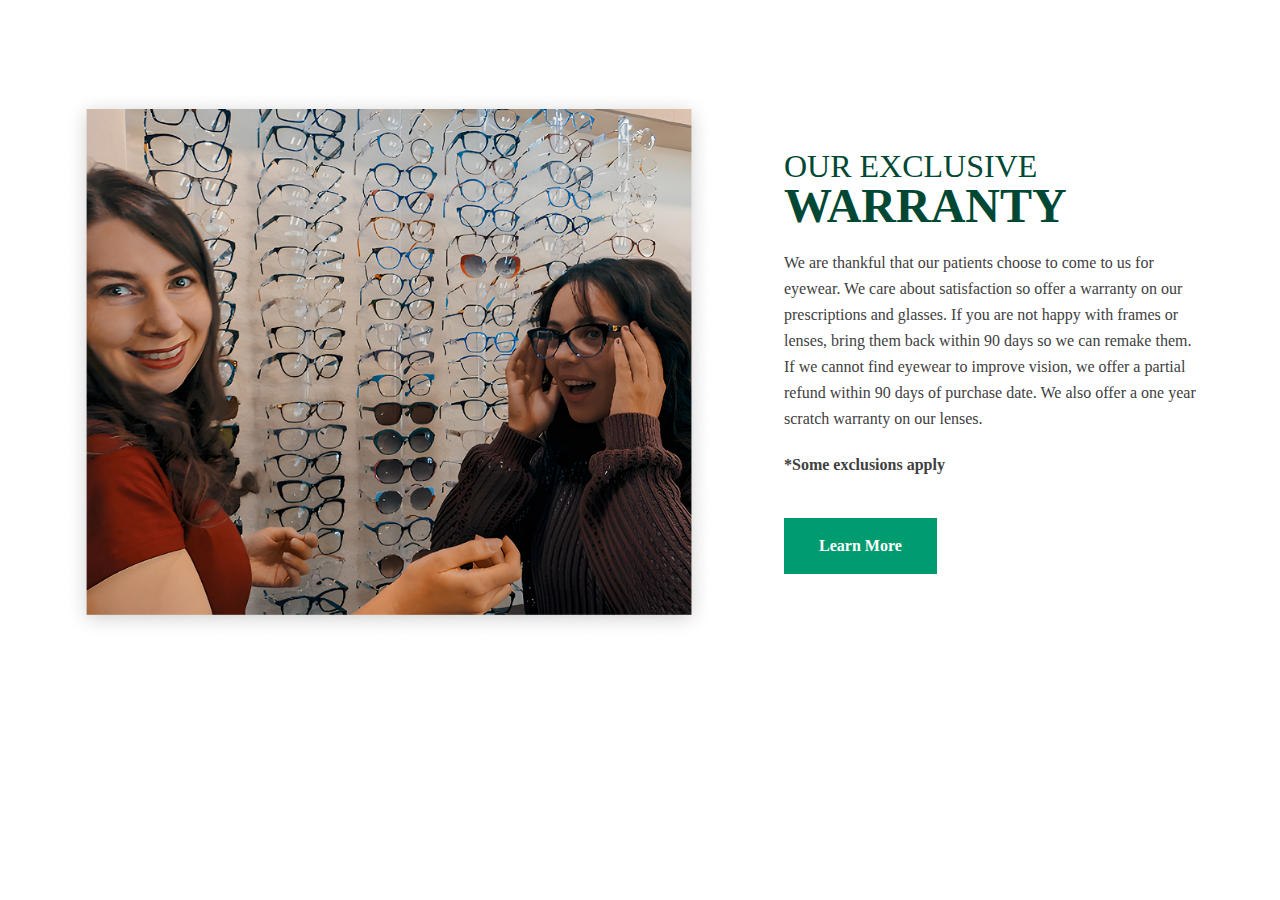
<file: index.html>
<!DOCTYPE html>
<html lang="en">

<head>
    <meta charset="UTF-8">
    <meta name="viewport" content="width=device-width, initial-scale=1.0">
    <link rel="stylesheet" href="/style.css">
    <link rel="stylesheet" href="https://fonts.googleapis.com/css?family=Sofia">
    <title>Figma To HTML</title>
</head>

<body>
    <div class="outer-div">
        <div class="left-div">
            <img src="/image.png" />
        </div>
        <div class="right-div">
           <h3>Our Exclusive</h3>
           <h2>Warranty</h2>
           <p class="p">We are thankful that our patients choose to come to us for eyewear. We care about satisfaction so offer a warranty on our prescriptions and glasses. If you are not happy with frames or lenses, bring them back within 90 days so we can remake them. If we cannot find eyewear to improve vision, we offer a partial refund within 90 days of purchase date. We also offer a one year scratch warranty on our lenses.</p>
           <p class="q">*Some exclusions apply</p>
           <button>Learn More</button>
        </div>
    </div>
</body>

</html>
</file>
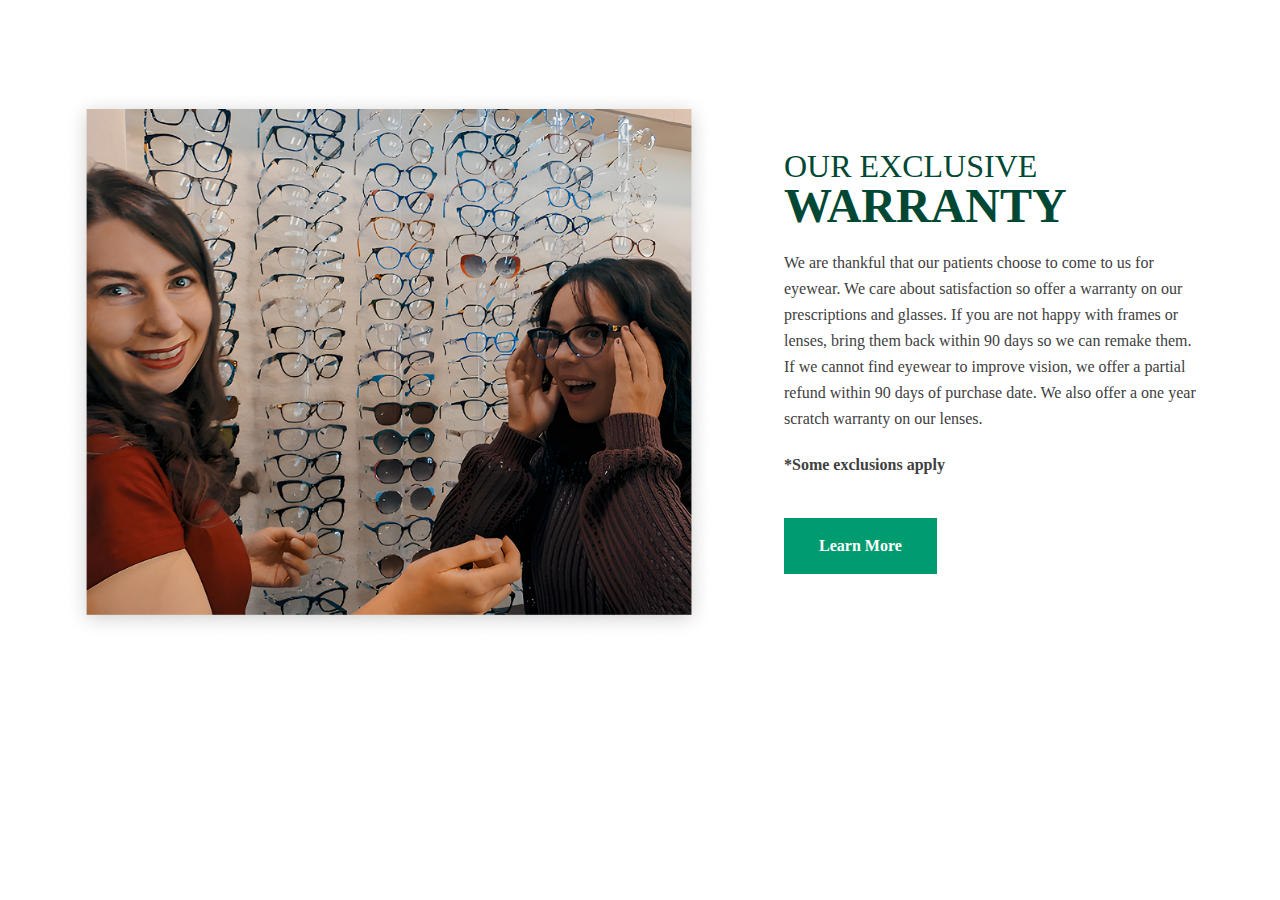
<file: page1/index.html>
<!DOCTYPE html>
<html lang="en">

<head>
    <meta charset="UTF-8">
    <meta name="viewport" content="width=device-width, initial-scale=1.0">
    <link rel="stylesheet" href="/page1/style.css">
    <link rel="stylesheet" href="https://fonts.googleapis.com/css?family=Sofia">
    <title>Page 1</title>
</head>

<body>
    <div class="outer-div">
        <div class="left-div">
            <img src="/page1/image.png" />
        </div>
        <div class="right-div">
           <h3>Our Exclusive</h3>
           <h2>Warranty</h2>
           <p class="p">We are thankful that our patients choose to come to us for eyewear. We care about satisfaction so offer a warranty on our prescriptions and glasses. If you are not happy with frames or lenses, bring them back within 90 days so we can remake them. If we cannot find eyewear to improve vision, we offer a partial refund within 90 days of purchase date. We also offer a one year scratch warranty on our lenses.</p>
           <p class="q">*Some exclusions apply</p>
           <button>Learn More</button>
        </div>
    </div>
</body>

</html>
</file>
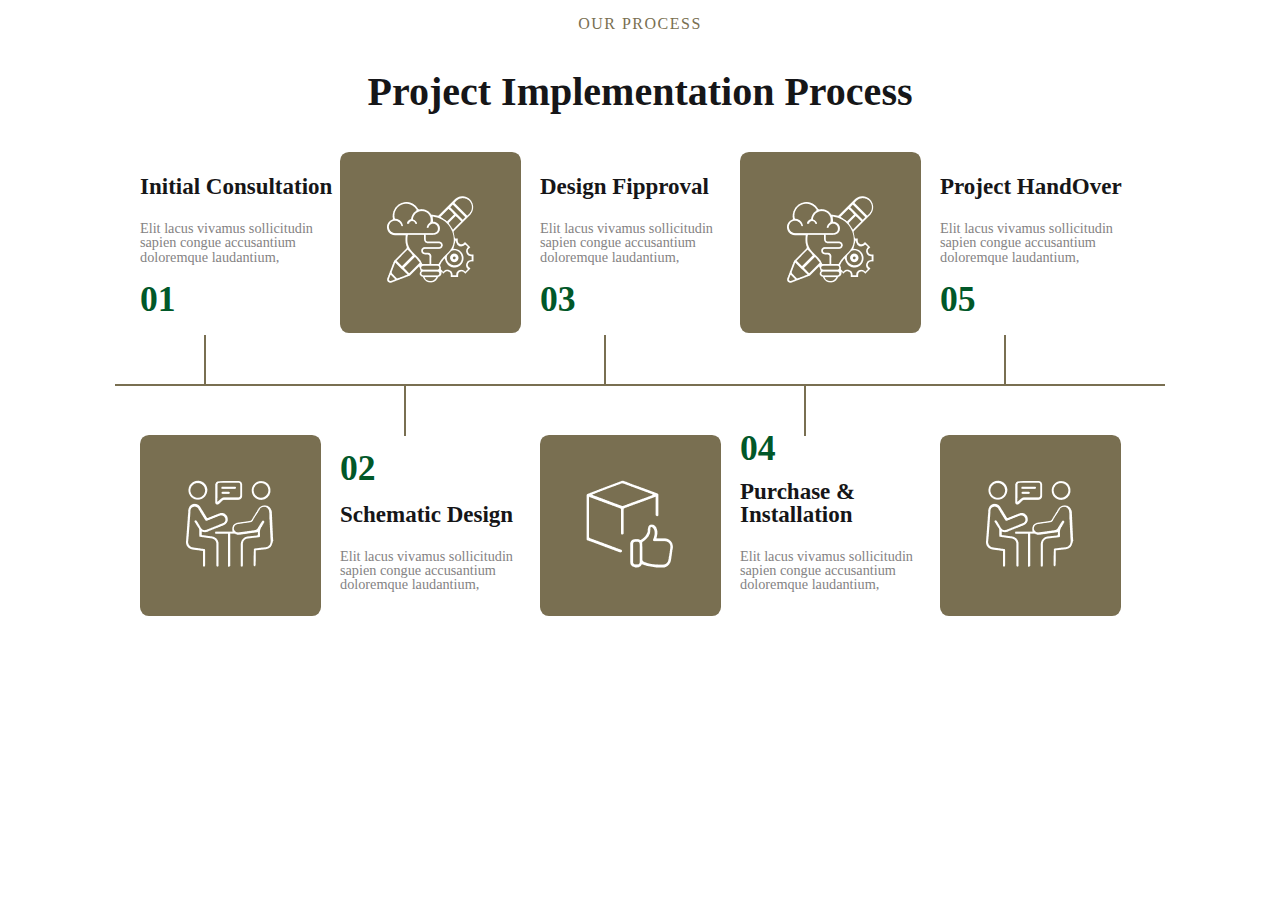
<file: page5/index.html>
<!DOCTYPE html>
<html lang="en">
<head>
    <meta charset="UTF-8">
    <meta name="viewport" content="width=device-width, initial-scale=1.0">
    <link rel="stylesheet" href="/page5/style.css">
    <link rel="stylesheet" href="https://fonts.googleapis.com/css?family=Sofia">
    <title>Page 5</title>
</head>
<body>
    <div class="section">
        <p class="our-process">Our Process</p>
        <p class="p-i-p">Project Implementation Process</p>
        <div class="contant">
            <div class="horizontal-divider"></div>
            <div class="all-contant">
                <div class="div1">
                    <p class="heading">Initial Consultation</p>
                    <p class="text">Elit lacus vivamus sollicitudin sapien congue accusantium doloremque laudantium,</p>
                    <p class="_01">01</p>
                    <div class="vertical-divider"></div>
                    <div class="link"><a href="#"><img src="/page5/img1.png"></a></div>
                </div>
                <div class="div1">
                    <div class="link2"><a href="#"><img src="/page5/img2.png"></a></div>
                    <div class="vertical-divider2"></div>
                    <div class="contant-div2">
                        <p class="_02">02</p>
                        <p class="heading">Schematic Design</p>
                        <p class="text">Elit lacus vivamus sollicitudin sapien congue accusantium doloremque laudantium,</p>
                    </div>
                </div>
                <div class="div1">
                    <p class="heading">Design fipproval</p>
                    <p class="text">Elit lacus vivamus sollicitudin sapien congue accusantium doloremque laudantium,</p>
                    <p class="_01">03</p>
                    <div class="vertical-divider"></div>
                    <div class="link"><a href="#"><img src="/page5/img3.png"></a></div>
                </div>
                <div class="div1">
                    <div class="link2"><a href="#"><img src="/page5/img2.png"></a></div>
                    <div class="vertical-divider2"></div>
                    <div class="contant-div2">
                        <p class="_04">04</p>
                        <p class="heading">Purchase & Installation</p>
                        <p class="text">Elit lacus vivamus sollicitudin sapien congue accusantium doloremque laudantium,</p>
                    </div>
                </div>
                <div class="div1">
                    <p class="heading">Project HandOver</p>
                    <p class="text">Elit lacus vivamus sollicitudin sapien congue accusantium doloremque laudantium,</p>
                    <p class="_01">05</p>
                    <div class="vertical-divider"></div>
                    <div class="link"><a href="#"><img src="/page5/img1.png"></a></div>
                </div>
            </div>
        </div>
    </div>
</body>
</html>
</file>
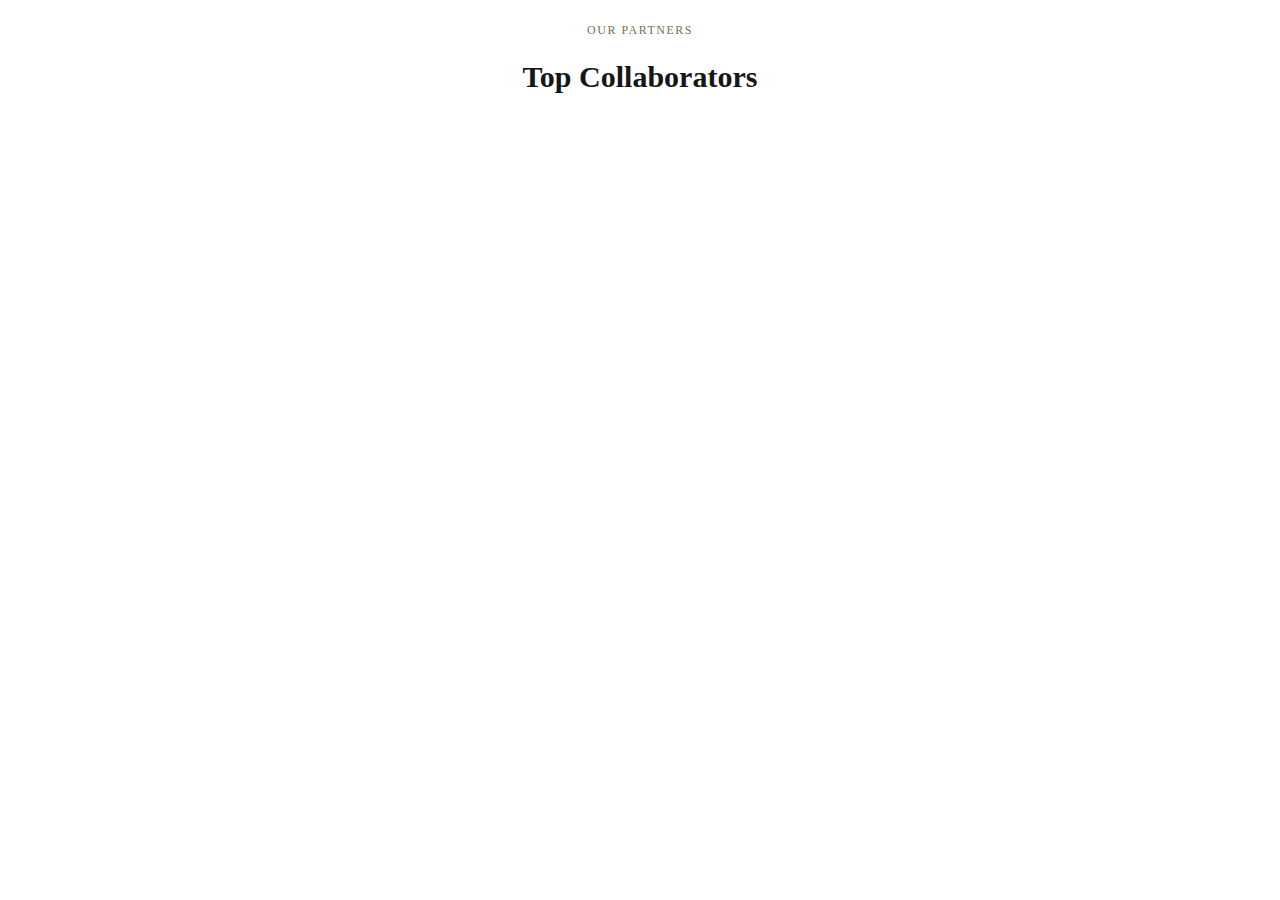
<file: page4/pages/index.html>
<!DOCTYPE html>
<html lang="en">
<head>
    <meta charset="UTF-8">
    <meta name="viewport" content="width=device-width, initial-scale=1.0">
    <link rel="stylesheet" href="/page4/style/style.css">
    <link rel="stylesheet" href="https://fonts.googleapis.com/css?family=Sofia">
    <title>page 4</title>
</head>
<body>
    <div class="section">
        <p class="our-partners">Our Partners</p>
        <p class="top">Top Collaborators</p>
        <div class="wrapper">
            <div class="item item1"><img src="/page4/img/item1.png"></div>
            <div class="item item2"><img src="/page4/img/item2.png"></div>
            <div class="item item3"><img src="/page4/img/item3.png"></div>
            <div class="item item4"><img src="/page4/img/item4.png"></div>
            <div class="item item5"><img src="/page4/img/item5.png"></div>
            <div class="item item6"><img src="/page4/img/item6.png"></div>
        </div>
        <div class="wrapper">
            <div class="reverse item1"><img src="/page4/img/item1.png"></div>
            <div class="reverse item2"><img src="/page4/img/item2.png"></div>
            <div class="reverse item3"><img src="/page4/img/item3.png"></div>
            <div class="reverse item4"><img src="/page4/img/item4.png"></div>
            <div class="reverse item5"><img src="/page4/img/item5.png"></div>
            <div class="reverse item6"><img src="/page4/img/item6.png"></div>
        </div>
    </div>
</body>
</html>
</file>
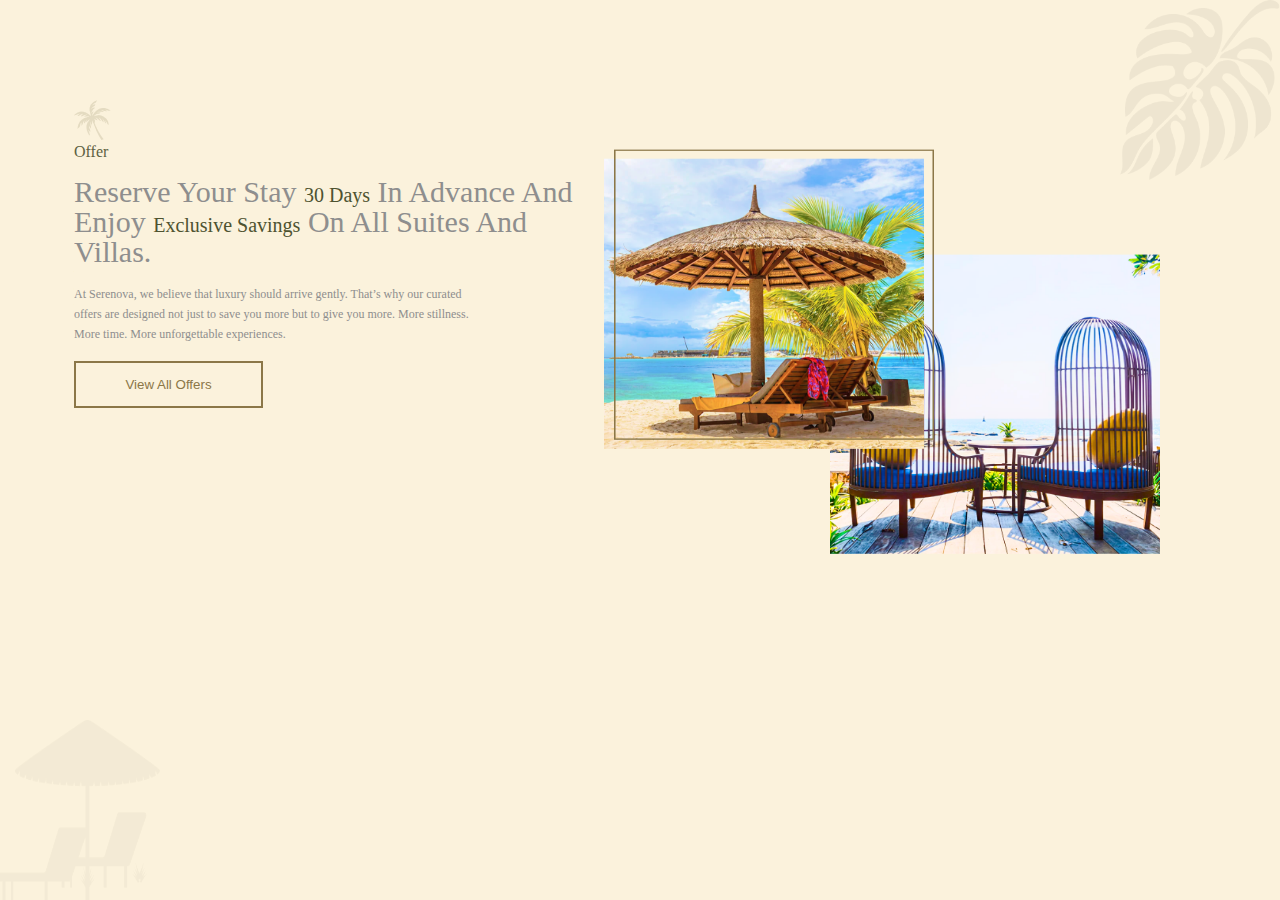
<file: page3/index3.html>
<!DOCTYPE html>
<html lang="en">
<head>
    <meta charset="UTF-8">
    <meta name="viewport" content="width=device-width, initial-scale=1.0">
    <link rel="stylesheet" href="/page3/style.css">
    <link rel="stylesheet" href="https://fonts.googleapis.com/css?family=Sofia">
    <title>Page 3</title>
</head>
<body>
    <div class="super-div">
        <img class="img3" src="/page3/img3.png">
        <img class="img4" src="/page3/img4.png">
        <div class="sub-div">
            <div class="left-contant">
                <img src="/page3/tree.png">
                <p class="offer">Offer</p>
                <p class="p1">Reserve your stay <span>30 days</span> in advance and enjoy <span>exclusive savings</span> on all suites and villas.</p>
                <p class="p2">At Serenova, we believe that luxury should arrive gently. That’s why our curated offers are designed not just to save you more but to give you more. More stillness. More time. More unforgettable experiences.</p>
                <button>View All Offers</button>
            </div>
            <div class="right-contant">
                <div class="images">
                    <img class="b" src="/page3/img2.png">
                    <img  class="img4" src="/page3/img1.png">
                </div>
            </div>
        </div>
    </div>
</body>
</html>
</file>
<file: style.css>
* {
  margin: 0;
}
.outer-div {
  display: flex;
  width: 90%;
  justify-self: center;
  margin-block: 90px;
  align-items: center;
  gap: 70px;
  justify-content: space-between;
}
.left-div img {
  margin: 0;
  width: 650px;
  height: 550px;
}
.right-div {
  width: 462px;
  height: 435px;
  margin-right: 15px;
}
h3 {
  font-family: Quasimoda;
  font-weight: 300;
  font-style: Light;
  font-size: 32px;
  line-height: 100%;
  letter-spacing: 4%;
  text-transform: uppercase;
  color: #004834;
}
h2 {
  font-family: Scotch Display;
  font-weight: 700;
  font-style: Bold;
  font-size: 48px;
  line-height: 100%;
  letter-spacing: 4%;
  text-transform: uppercase;
  color: #004834;
}
.p {
  font-family: Quasimoda;
  font-weight: 300;
  font-style: Light;
  font-size: 16px;
  line-height: 26px;
  letter-spacing: 4%;
  color: #404040;
  margin-block: 20px;
}
.q {
  font-family: Quasimoda;
  font-weight: 700;
  font-style: BoldItalic;
  font-size: 16px;
  line-height: 26px;
  letter-spacing: 4%;
  color: #404040;
  margin-block: 20px;
}
.right-div button {
  width: 163;
  height: 56;
  padding-top: 15px;
  padding-right: 35px;
  padding-bottom: 15px;
  padding-left: 35px;
  opacity: 1;
  background-color: #009b6f;
  font-family: Quasimoda;
  font-weight: 700;
  font-style: Bold;
  font-size: 16px;
  line-height: 26px;
  color: white;
  border: none;
  margin-block: 20px;
}
@media only screen and (max-width:825px){
    .outer-div{
        display: flex;
        flex-direction: column;
        justify-content: center;
        text-align: center;
        /* justify-items: center; */
        flex-wrap: wrap;
    }
    .right-div .p{
        font-size: 25px;
        letter-spacing: 2px;
        line-height: 30px;
    }
    .right-div .q{
        font-size: 23px;
        letter-spacing: 2px;
    }
}
@media only screen and (max-width:400px){
    .right-div .p{
        font-size: 25px;
        letter-spacing: 2px;
        line-height: 30px;
    }
    .right-div .q{
        font-size: 23px;
        letter-spacing: 2px;
    }
}
</file>
<file: page1/style.css>
* {
  margin: 0;
}
.outer-div {
  display: flex;
  width: 90%;
  justify-self: center;
  margin-block: 90px;
  align-items: center;
  gap: 70px;
  justify-content: space-between;
}
.left-div img {
  margin: 0;
  width: 650px;
  height: 550px;
}
.right-div {
  width: 462px;
  height: 435px;
  margin-right: 15px;
}
h3 {
  font-family: Quasimoda;
  font-weight: 300;
  font-style: Light;
  font-size: 32px;
  line-height: 100%;
  letter-spacing: 4%;
  text-transform: uppercase;
  color: #004834;
}
h2 {
  font-family: Scotch Display;
  font-weight: 700;
  font-style: Bold;
  font-size: 48px;
  line-height: 100%;
  letter-spacing: 4%;
  text-transform: uppercase;
  color: #004834;
}
.p {
  font-family: Quasimoda;
  font-weight: 300;
  font-style: Light;
  font-size: 16px;
  line-height: 26px;
  letter-spacing: 4%;
  color: #404040;
  margin-block: 20px;
}
.q {
  font-family: Quasimoda;
  font-weight: 700;
  font-style: BoldItalic;
  font-size: 16px;
  line-height: 26px;
  letter-spacing: 4%;
  color: #404040;
  margin-block: 20px;
}
.right-div button {
  width: 163;
  height: 56;
  padding-top: 15px;
  padding-right: 35px;
  padding-bottom: 15px;
  padding-left: 35px;
  opacity: 1;
  background-color: #009b6f;
  font-family: Quasimoda;
  font-weight: 700;
  font-style: Bold;
  font-size: 16px;
  line-height: 26px;
  color: white;
  border: none;
  margin-block: 20px;
}
@media only screen and (max-width:825px){
    .outer-div{
        display: flex;
        flex-direction: column;
        justify-content: center;
        text-align: center;
        /* justify-items: center; */
        flex-wrap: wrap;
    }
    .right-div .p{
        font-size: 25px;
        letter-spacing: 2px;
        line-height: 30px;
    }
    .right-div .q{
        font-size: 23px;
        letter-spacing: 2px;
    }
}
@media only screen and (max-width:400px){
    .right-div .p{
        font-size: 25px;
        letter-spacing: 2px;
        line-height: 30px;
    }
    .right-div .q{
        font-size: 23px;
        letter-spacing: 2px;
    }
}
</file>
<file: page5/style.css>
.our-process {
  font-family: Poppins;
  font-weight: 500;
  font-style: Medium;
  font-size: 16px;
  line-height: 100%;
  letter-spacing: 1.5px;
  text-align: center;
  text-transform: uppercase;
  color: #796f51;
}
.p-i-p {
  font-family: Unbounded;
  font-weight: bolder;
  font-style: Medium;
  font-size: 40px;
  line-height: 100%;
  letter-spacing: 0%;
  text-align: center;
  text-transform: capitalize;
  color: #161618;
}
.contant {
  /* background-color: aqua; */
  /* margin-inline: 90px; */
  height: 464px;
  align-content: center;
  justify-items: center;
  position: relative;
}
.horizontal-divider {
  position: absolute;
  width: 83%;
  height: 2px;
  background-color: #796f51;
  top: 50%;
}
.vertical-divider {
  width: 2px;
  height: 50px;
  background-color: #796f51;
  position: absolute;
  left: 32%;
  top: 39.5%;
}
.vertical-divider2 {
  width: 2px;
  height: 50px;
  background-color: #796f51;
  position: absolute;
  left: 32%;
  top: 50.5%;
}
.heading {
  font-family: Unbounded;
  font-weight: 600;
  font-style: SemiBold;
  font-size: 23px;
  line-height: 100%;
  letter-spacing: 0%;
  text-transform: capitalize;
  color: #161618;
}
.all-contant {
  display: flex;
  width: 90%;
  justify-content: center;
  flex-wrap: wrap;
}
.div1 {
  position: relative;
  top: 0;
  width: fit-content;
  height: 464px;
  /* background-color: rgba(0, 255, 0, 0.491); */
  width: 200px;
}
.text {
  font-family: Poppins;
  font-weight: 400;
  font-style: Regular;
  font-size: 14.26px;
  line-height: 100%;
  letter-spacing: 0%;
  color: #848283;
  width: 200px;
}
._01,
._03,
._05 {
  font-family: Unbounded;
  font-weight: bolder;
  font-style: Medium;
  font-size: 35.65px;
  letter-spacing: 0%;
  color: #015829;
  margin-block: 0;
}
._02 {
  font-family: Unbounded;
  font-weight: bolder;
  font-style: Medium;
  font-size: 35.65px;
  letter-spacing: 0%;
  color: #015829;
  margin-block: -9px;
}
._04 {
  font-family: Unbounded;
  font-weight: bolder;
  font-style: Medium;
  font-size: 35.65px;
  letter-spacing: 0%;
  color: #015829;
  margin-block: -12px;
}
.link img {
  justify-self: center;
}
.link {
  width: 170px;
  height: 170px;
  opacity: 1;
  border-radius: 8.91px;
  padding: 5.35px;
  background-color: #796f51;
  position: absolute;
  bottom: 0;
  align-content: center;
  text-align: center;
}
.div2 {
  position: relative;
  width: fit-content;
  height: 464px;
  background-color: rgba(0, 255, 0, 0.491);
}
.link2 {
  width: 170px;
  height: 170px;
  opacity: 1;
  border-radius: 8.91px;
  padding: 5.35px;
  background-color: #796f51;
  align-content: center;
  text-align: center;
  position: absolute;
  top: 0;
}
.contant-div {
  position: absolute;
  bottom: 0;
}
.contant-div2 {
  position: absolute;
  bottom: 10px;
}
.link:hover{
  background-color: #015829;
}
.link2:hover{
  background-color: #015829;
}
@media only screen and (max-width: 850px) {
  .div1 {
    margin-block: 30px;
  }
  .horizontal-divider {
    display: none;
  }
}
</file>
<file: page4/style/style.css>
* {
  margin: 0;
}
.section {
  height: 450px;
  width: 100%;
}
.our-partners {
  justify-self: center;
  padding-block: 1.5rem;
  color: #796f51;
  font-family: Poppins;
  font-weight: 500;
  font-style: Medium;
  font-size: 12px;
  line-height: 100%;
  letter-spacing: 1.5px;
  text-align: center;
  text-transform: uppercase;
}
.top {
  font-family: Unbounded;
  font-weight: bold;
  font-style: Medium;
  font-size: 30px;
  text-align: center;
  color: #161618;
}
.item {
  position: absolute;
  width: 200px;
  height: 152px;
  background-color: #3E614E;
  border-radius: 1rem;
  left: max(calc(260px * 6), 100%);
  animation-name: scrollleft;
  animation-duration: 10s;
  animation-timing-function: linear;
  animation-iteration-count: infinite;
  padding-inline: 2rem;
  align-content: center;
}
.reverse {
  position: absolute;
  width: 200px;
  height: 152px;
  background-color: #3E614E;
  border-radius: 1rem;
  left: max(calc(260px * 6), 100%);
  animation-name: scrollleft;
  animation-duration: 10s;
  animation-timing-function: linear;
  animation-iteration-count: infinite;
  animation-direction: reverse;
  padding-inline: 2rem;
  align-content: center;
}
/* .wrapper:hover .item{
  animation-play-state: paused;
}
.wrapper:hover .reverse{
  animation-play-state: paused;
} */
.wrapper {
  width: 99%; 
  height: 152px;
  position: relative;
  /* border: 2px solid red; */
  justify-self: center;
  display: flex;
  margin-block: 30px;
  overflow: hidden;
  align-content: center;
  align-items: center;
}
.item1 {
  animation-delay: calc(10s / 6 * (6 - 1) * -1) !important;
}
.item2 {
  animation-delay: calc(10s / 6 * (6 - 2) * -1) !important;
}
.item3 {
  animation-delay: calc(10s / 6 * (6 - 3) * -1) !important;
}
.item4 {
  animation-delay: calc(10s / 6 * (6 - 4) * -1) !important;
}
.item5 {
  animation-delay: calc(10s / 6 * (6 - 5) * -1) !important;
}
.item6 {
  animation-delay: calc(10s / 6 * (6 - 6) * -1) !important;
}
@keyframes scrollleft {
  to {
    left: -260px;
  }
}
</file>
<file: page3/style.css>
* {
  margin: 0;
  padding: 0;
}
body {
  background-color: #fbf2dc;
}
.super-div {
  position: relative;
  min-height: 100vh;
}
.img3 {
  position: fixed;
  top: 0;
  right: 0;
  width: 160px;
  height: 180px;
}
.img4 {
  position: fixed;
  left: 0;
  bottom: 0;
  width: 160px;
  height: 180px;
}
.sub-div {
  position: relative;
  width: fit-content;
  display: flex;
  align-items: center;
  margin: auto;
  flex-wrap: wrap;
}
.left-contant {
  width: fit-content;
  height: fit-content;
  margin-right: 30px;
  margin-top: 100px;
  margin-left: -150px;
}
.left-contant .offer {
  font-family: Teachers;
  font-weight: 500;
  font-style: Medium;
  font-size: 16px;
  line-height: 100%;
  letter-spacing: 5%;
  text-align: left;
  text-transform: capitalize;
  color: #5d6142;
}
.left-contant .p1 {
  width: 500px;
  font-family: Teachers;
  font-weight: 400;
  font-style: Regular;
  font-size: 30px;
  line-height: 100%;
  letter-spacing: 0%;
  text-transform: capitalize;
  color: #8e8e8e;
  margin-block: 17px;
}
.left-contant .p1 span {
  font-family: Teachers;
  font-weight: 400;
  font-style: Regular;
  font-size: 20px;
  line-height: 100%;
  letter-spacing: 0%;
  text-transform: capitalize;
  color: #4e5330;
}
.left-contant .p2 {
  width: 410px;
  font-family: Poppins;
  font-weight: 400;
  font-style: Regular;
  font-size: 12px;
  line-height: 20px;
  letter-spacing: 0%;
  vertical-align: middle;
  margin-block: 17px;
  color: #8e8e8e;
}
button {
  width: 189px;
  height: 47px;
  padding-top: 10px;
  padding-right: 20px;
  padding-bottom: 10px;
  padding-left: 20px;
  gap: 10px;
  opacity: 1;
  border-width: 1px;
  color: #8b7748;
  background-color: #fbf2dc;
  border: 2px solid #8b7748;
}
.right-contant img {
  width: 330px;
  height: 300px;
  opacity: 1;
}
.right-contant .b {
  position: absolute;
  width: 330px;
  height: 300px;
  z-index: 4;
  top: 0;
  left: 0;
}
.right-contant .img4 {
  position: absolute;
  width: 330px;
  height: 300px;
  opacity: 1;
  top: 50%;
  left: 50%;
  z-index: 2;
}
.images {
  position: relative;
  width: 452px;
  height: 211px;
  margin-top: 100px;
}
@media only screen and (max-width: 1040px) {
  .sub-div {
    justify-content: center;
    flex-direction: column;
  }
  .left-contant {
    margin-right: 0;
    justify-content: center;
    margin-left: 20px;
  }
  .super-div {
    justify-content: center;
  }
  .images {
    margin-right: 20px;
    width: 300px;
    height: 150px;
    margin-top: 40px;
  }
  .right-contant {
    margin-left: -100px;
  }
}
</file>
